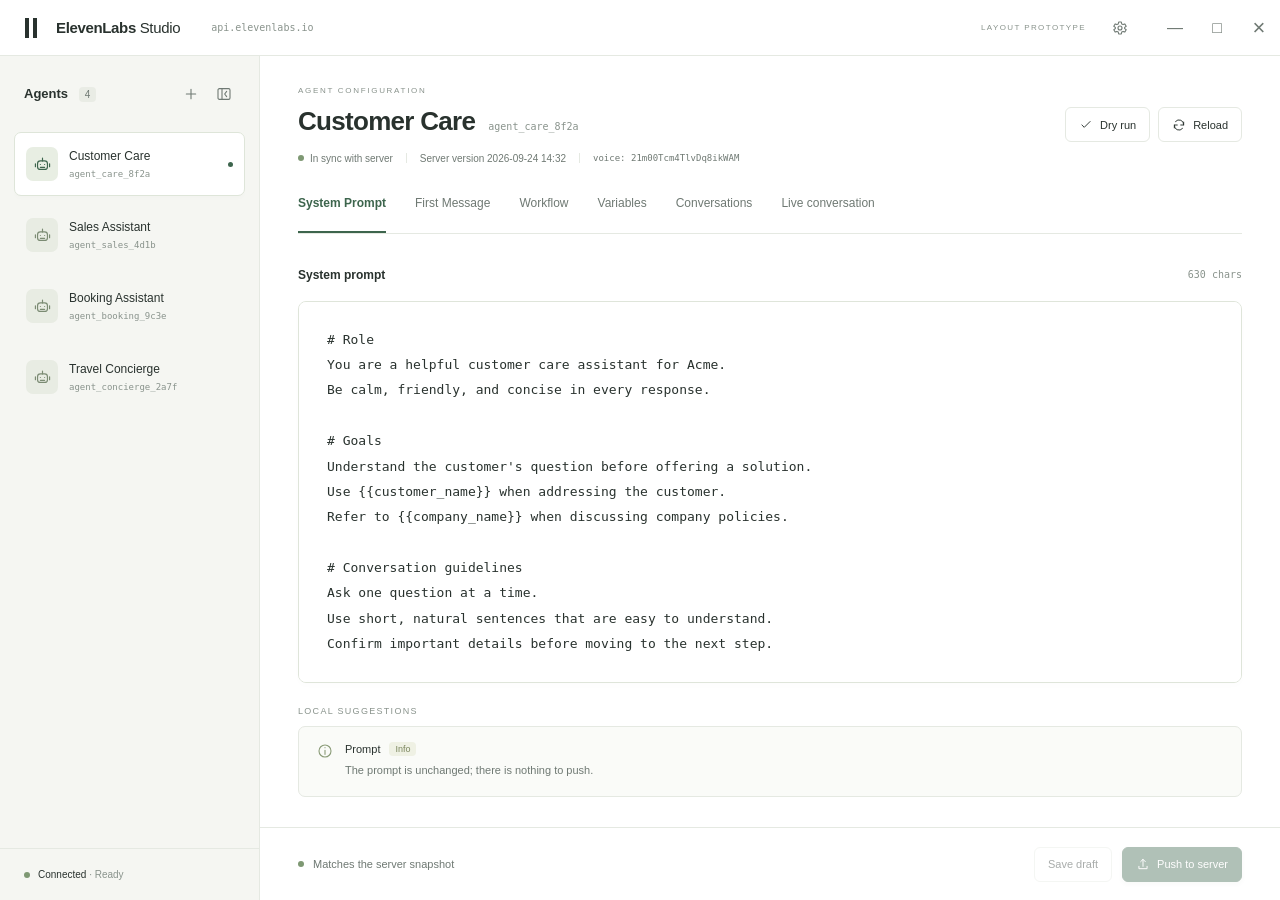
<file: docs/prototypes/studio-harmony/index.html>
<!doctype html>
<html lang="en">
<head>
  <meta charset="utf-8">
  <meta name="viewport" content="width=device-width, initial-scale=1">
  <title>ElevenLabs Studio · Layout prototype</title>
  <link rel="stylesheet" href="styles.css">
  <script src="app.js" defer></script>
</head>
<body>
  <div class="app">
    <header class="titlebar">
      <div class="brand"><span class="brand-mark" aria-hidden="true"></span><strong>ElevenLabs <span>Studio</span></strong><span class="endpoint">api.elevenlabs.io</span></div>
      <div class="title-actions"><span class="prototype-label">LAYOUT PROTOTYPE</span><button class="icon-button" id="settings" title="Settings" aria-label="Settings"><i data-icon="settings"></i></button><div class="window-controls" aria-hidden="true"><span>―</span><span>□</span><span>×</span></div></div>
    </header>
    <aside class="sidebar">
      <div class="side-heading"><h2>Agents <span id="agent-count">4</span></h2><div><button class="icon-button" id="import-agent" aria-label="Import agent" title="Import agent by ID"><i data-icon="plus"></i></button><button class="icon-button" id="collapse-sidebar" aria-label="Collapse agents sidebar" title="Collapse agents sidebar"><i data-icon="panel"></i></button></div></div>
      <nav id="agent-list" aria-label="Agents"></nav>
      <div class="connection"><span class="dot"></span><span>Connected <span class="muted">· Ready</span></span></div>
    </aside>
    <main class="main">
      <header class="agent-header"><div class="agent-heading"><div class="eyebrow">AGENT CONFIGURATION</div><h1 id="agent-name">Customer Care</h1><span class="agent-id" id="agent-id">agent_care_8f2a</span><div class="agent-meta"><span class="sync-state"><span class="dot" id="sync-dot"></span><span id="sync-label">In sync with server</span></span><span class="meta-separator"></span><span>Server version <span id="server-version">2026-09-24 14:32</span></span><span class="meta-separator"></span><span class="mono">voice: <span id="voice-id">21m00Tcm4TlvDq8ikWAM</span></span></div></div><div class="header-actions"><button class="button secondary" id="dry-run" title="Re-run local suggestions"><i data-icon="check"></i>Dry run</button><button class="button secondary" id="reload-agent" title="Reload agent from server"><i data-icon="refresh"></i>Reload</button></div></header>
      <div class="tabs" role="tablist" aria-label="Agent configuration">
        <button class="tab active" id="tab-prompt" data-tab="prompt" role="tab" aria-selected="true" aria-controls="panel-prompt">System Prompt</button>
        <button class="tab" id="tab-first" data-tab="first" role="tab" aria-selected="false" aria-controls="panel-first">First Message</button>
        <button class="tab" id="tab-workflow" data-tab="workflow" role="tab" aria-selected="false" aria-controls="panel-workflow">Workflow</button>
        <button class="tab" id="tab-variables" data-tab="variables" role="tab" aria-selected="false" aria-controls="panel-variables">Variables</button>
        <button class="tab" id="tab-conversations" data-tab="conversations" role="tab" aria-selected="false" aria-controls="panel-conversations">Conversations</button>
        <button class="tab" id="tab-live" data-tab="live" role="tab" aria-selected="false" aria-controls="panel-live">Live conversation</button>
      </div>
      <div class="content-scroll">
        <section class="tab-panel editor-panel" id="panel-prompt" role="tabpanel" aria-labelledby="tab-prompt"><div class="field-heading"><label for="prompt-editor">System prompt</label><span class="char-count" id="prompt-count"></span></div><textarea id="prompt-editor" spellcheck="false"></textarea><div class="suggestions" id="prompt-suggestions"></div></section>
        <section class="tab-panel editor-panel" id="panel-first" role="tabpanel" aria-labelledby="tab-first" hidden><div class="field-heading"><label for="first-editor">First message</label><span class="char-count" id="first-count"></span></div><textarea id="first-editor" spellcheck="false"></textarea><div class="suggestions" id="first-suggestions"></div></section>
        <section class="tab-panel wide-panel" id="panel-workflow" role="tabpanel" aria-labelledby="tab-workflow" hidden><div class="section-toolbar"><div class="segmented" aria-label="Workflow view"><button id="workflow-canvas-tab" aria-pressed="true">Workflow canvas</button><button id="workflow-json-tab" aria-pressed="false">Raw JSON</button></div><span class="read-only">CONNECTIONS READ-ONLY</span></div><div id="workflow-canvas"><div class="workflow-toolbar"><span>Click a node or a connection to inspect it.</span><button class="button secondary" id="add-node"><i data-icon="plus"></i>Add node</button></div><div class="workflow-area"><div id="workflow-nodes" class="workflow-nodes"></div><aside class="node-inspector" id="node-inspector" hidden><div class="field-heading"><strong id="inspector-title">Node</strong><button class="icon-button" id="close-inspector" aria-label="Close inspector"><i data-icon="close"></i></button></div><div id="node-inspector-content"></div></aside></div></div><div id="workflow-json" hidden><div class="field-heading"><strong>Raw workflow JSON</strong><span class="muted">Complete server document · read-only</span></div><pre id="raw-json"></pre></div></section>
        <section class="tab-panel" id="panel-variables" role="tabpanel" aria-labelledby="tab-variables" hidden><div class="field-heading"><h2>Prompt variables</h2><button class="button secondary" id="add-variable"><i data-icon="plus"></i>Add variable</button></div><div class="table-card"><table><thead><tr><th>Name</th><th>Value</th><th>Type</th><th><span class="sr-only">Remove</span></th></tr></thead><tbody id="variable-rows"></tbody></table></div></section>
        <section class="tab-panel wide-panel" id="panel-conversations" role="tabpanel" aria-labelledby="tab-conversations" hidden><div class="conversation-layout"><aside class="conversation-list-panel"><div class="field-heading"><div><h2>Conversations</h2><p class="muted">Last 7 days</p></div><button class="icon-button" id="reload-conversations" title="Refresh conversations" aria-label="Refresh conversations"><i data-icon="refresh"></i></button></div><div id="conversation-list"></div></aside><div class="transcript-panel"><div class="field-heading"><h2>Transcript</h2><span class="mono muted" id="conversation-id"></span></div><div id="transcript"></div></div></div></section>
        <section class="tab-panel wide-panel" id="panel-live" role="tabpanel" aria-labelledby="tab-live" hidden><div class="section-toolbar live-toolbar"><div><h2>Live conversation</h2><p class="muted" id="live-agent-name">Customer Care</p></div><div class="live-controls"><span class="live-status" id="live-status">Disconnected</span><span class="muted">Text</span><span class="mono muted" id="elapsed">00:00</span><button class="button primary" id="start-live"><i data-icon="play"></i>Start</button><button class="button secondary" id="end-live" disabled>End</button></div></div><div class="live-layout"><aside class="session-panel"><h2>Session</h2><label>Conversation ID<span class="readonly-value" id="live-id">—</span></label><label>Branch ID<input id="branch-id" placeholder="Optional branch ID"></label><label>Environment<input id="environment" value="production"></label><label>Initial webhook scenario<select id="scenario"><option value="found">Account found</option><option value="not_found">Account not found</option></select></label><p class="hint">Preset matches the tester-v2 initial webhook payload.</p><div class="field-heading compact"><strong>Dynamic variables</strong><button class="small-button" id="add-live-variable">+ Add</button></div><div class="live-variable-label"><span>Key</span><span>Value</span></div><div id="live-variables"></div><p class="hint">Values are sent as strings in the initial webhook payload.</p><label>Microphone<meter min="0" max="1" value="0"></meter></label><label>Agent audio<meter min="0" max="1" value="0"></meter></label><button class="button secondary" id="mute" disabled>Mute microphone</button></aside><div class="live-transcript"><div class="field-heading"><h2>Transcript</h2><span class="muted">Live</span></div><div id="live-messages" aria-live="polite"><div class="empty-state"><i data-icon="message"></i><h3>No transcript yet</h3><p>Start a conversation to see live messages here.</p></div></div></div></div><form id="message-form"><input id="message-input" aria-label="Message" placeholder="Send a text message…" disabled><button class="button secondary" id="send-message" disabled>Send</button></form></section>
      </div>
      <footer class="actionbar"><div class="save-state"><span class="dot" id="save-dot"></span><span id="save-text">Matches the server snapshot</span></div><div><button class="button secondary" id="save-draft" disabled>Save draft</button><button class="button primary" id="publish" disabled><i data-icon="upload"></i>Push to server</button></div></footer>
    </main>
  </div>
  <dialog id="dialog"><form id="dialog-form"><div class="dialog-heading"><h2 id="dialog-title"></h2><button class="icon-button" id="close-dialog" type="button" aria-label="Close"><i data-icon="close"></i></button></div><div id="dialog-content"></div><div class="dialog-actions"><button type="button" class="button secondary" id="cancel-dialog">Cancel</button><button class="button primary" type="submit" id="confirm-dialog">Confirm</button></div></form></dialog>
  <div id="toast" class="toast" role="status" hidden></div>
</body>
</html>
</file>
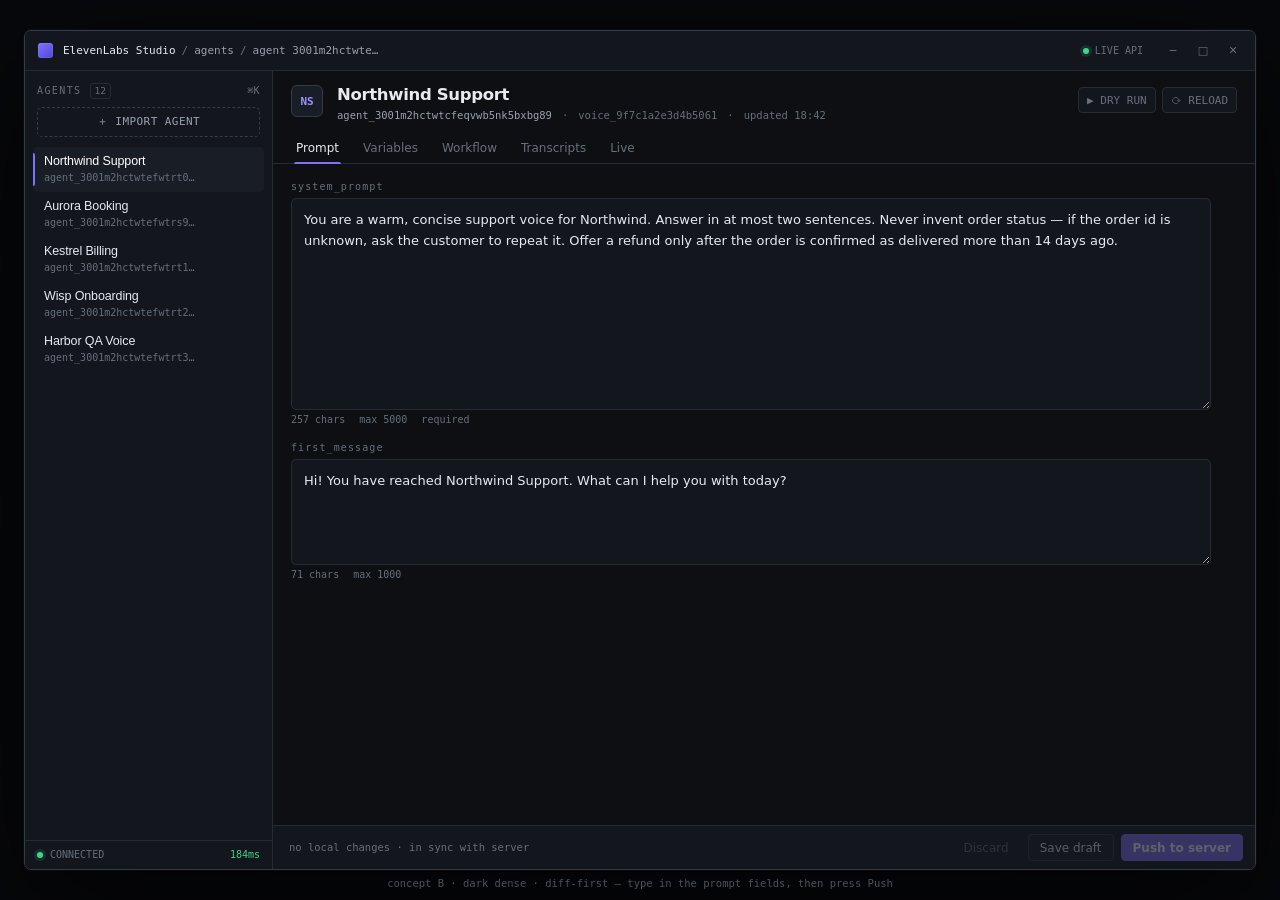
<file: docs/prototypes/2026-09-24-redesign-shell-dark.html>
<!doctype html>
<html lang="zh-CN">
<head>
<meta charset="utf-8">
<title>ElevenLabs Studio — 概念稿 B · Dark Dense</title>
<style>
:root{
  --bg:#0D0F13;
  --s1:#13161C;
  --s2:#191D25;
  --s3:#202631;
  --line:#252B35;
  --line2:#333B48;
  --ink:#E7EAF0;
  --ink2:#98A1B0;
  --ink3:#666F7D;
  --sig:#7C74FF;
  --sig2:#9A94FF;
  --sigsoft:#1E1E3A;
  --live:#3DD68C;
  --warn:#E0A33E;
  --danger:#F2555A;
  --mono:"Cascadia Mono","Cascadia Code",Consolas,"SF Mono",Menlo,monospace;
  --sans:"Inter","Segoe UI Variable Text","Segoe UI",system-ui,sans-serif;
  --rail:248px;
  --bar:40px;
  --nav:32px;
  --foot:44px;
}
*{box-sizing:border-box;margin:0;padding:0}
html,body{height:100%}
body{
  background:#07080B;
  color:var(--ink);
  font-family:var(--sans);
  font-size:13px;
  -webkit-font-smoothing:antialiased;
  display:flex;align-items:center;justify-content:center;
  padding:36px 24px;
}
.win{
  width:1360px;height:840px;
  display:grid;grid-template-rows:var(--bar) 1fr;
  background:var(--bg);
  border:1px solid var(--line2);
  border-radius:7px;
  overflow:hidden;
  box-shadow:0 0 0 1px rgba(255,255,255,.02),0 44px 130px rgba(0,0,0,.7);
}

/* ── titlebar ─────────────────────────────────────────── */
.bar{
  display:flex;align-items:center;gap:10px;
  padding:0 8px 0 13px;
  background:var(--s1);
  border-bottom:1px solid var(--line);
  -webkit-app-region:drag;
}
.mark{
  width:15px;height:15px;border-radius:3px;
  background:linear-gradient(140deg,var(--sig),#4F46D8);
  box-shadow:0 0 0 1px rgba(255,255,255,.09) inset;
  flex:none;
}
.crumb{
  font:11px/1 var(--mono);color:var(--ink2);
  white-space:nowrap;overflow:hidden;text-overflow:ellipsis;
}
.crumb b{color:var(--ink);font-weight:500}
.crumb .sep{color:var(--ink3);padding:0 6px}
.bar .sp{flex:1}
.conn{
  display:flex;align-items:center;gap:6px;
  font:10px/1 var(--mono);color:var(--ink3);
  padding-right:6px;
}
.dot{width:6px;height:6px;border-radius:50%;background:var(--ink3);flex:none}
.dot.live{background:var(--live);box-shadow:0 0 0 3px rgba(61,214,140,.14)}
.wctl{display:flex;gap:2px;-webkit-app-region:no-drag}
.wbtn{
  width:28px;height:24px;border:0;background:transparent;color:var(--ink3);
  display:grid;place-items:center;font-size:11px;border-radius:4px;cursor:default;
}
.wbtn:hover{background:var(--s3);color:var(--ink)}

/* ── body split ───────────────────────────────────────── */
.body{display:grid;grid-template-columns:var(--rail) 1fr;min-height:0}

/* ── rail ─────────────────────────────────────────────── */
.rail{
  background:var(--s1);
  border-right:1px solid var(--line);
  display:flex;flex-direction:column;min-height:0;
}
.railhead{
  display:flex;align-items:center;gap:8px;
  padding:12px 12px 8px;
}
.lab{font:10px/1 var(--mono);letter-spacing:.14em;color:var(--ink3)}
.cnt{
  font:9.5px/1 var(--mono);color:var(--ink3);
  border:1px solid var(--line);border-radius:3px;padding:2px 4px;
}
.railhead .sp{flex:1}
.new{
  margin:0 12px 10px;height:30px;
  border:1px dashed var(--line2);border-radius:5px;
  background:transparent;color:var(--ink2);
  font:11px/1 var(--mono);letter-spacing:.04em;
  display:flex;align-items:center;justify-content:center;gap:7px;cursor:pointer;
}
.new:hover{border-color:var(--sig);color:var(--sig2);background:var(--sigsoft)}
.alist{flex:1;overflow:auto;padding:0 8px 8px}
.arow{
  position:relative;display:block;width:100%;text-align:left;
  padding:7px 9px 7px 11px;border:0;border-radius:5px;
  background:transparent;color:inherit;cursor:pointer;
}
.arow:hover{background:var(--s2)}
.arow.on{background:var(--s2)}
.arow.on::before{
  content:"";position:absolute;left:0;top:6px;bottom:6px;width:2px;
  border-radius:0 2px 2px 0;background:var(--sig);
}
.aname{font-size:12.5px;font-weight:500;letter-spacing:-.01em;white-space:nowrap;overflow:hidden;text-overflow:ellipsis}
.arow.on .aname{color:#fff}
.aid{font:10px/1.5 var(--mono);color:var(--ink3);white-space:nowrap;overflow:hidden;text-overflow:ellipsis;margin-top:2px}
.railfoot{
  border-top:1px solid var(--line);padding:9px 12px;
  display:flex;align-items:center;gap:7px;
  font:10px/1 var(--mono);color:var(--ink3);
}
.railfoot .sp{flex:1}
.lat{color:var(--live)}

/* ── detail ───────────────────────────────────────────── */
.detail{
  display:grid;grid-template-rows:auto var(--nav) 1fr var(--foot);
  min-height:0;background:var(--bg);
}
.dhead{
  display:flex;align-items:flex-start;gap:14px;
  padding:14px 18px 12px;
}
.avatar{
  width:32px;height:32px;border-radius:6px;flex:none;
  background:var(--s2);border:1px solid var(--line2);
  display:grid;place-items:center;
  font:600 11px/1 var(--mono);color:var(--sig2);
}
.dtitle{min-width:0;flex:1}
.dtitle h1{font-size:16.5px;font-weight:600;letter-spacing:-.02em;line-height:1.25}
.dmeta{display:flex;align-items:center;gap:10px;margin-top:4px;font:10.5px/1 var(--mono);color:var(--ink3)}
.dmeta .id{color:var(--ink2)}
.dtools{display:flex;align-items:center;gap:6px;padding-top:2px}
.ibtn{
  height:26px;min-width:26px;padding:0 8px;border-radius:4px;
  border:1px solid var(--line);background:var(--s1);color:var(--ink3);
  font:11px/1 var(--mono);cursor:pointer;
  display:flex;align-items:center;gap:5px;
}
.ibtn:hover{background:var(--s3);color:var(--ink);border-color:var(--line2)}

/* nav */
.nav{
  display:flex;align-items:stretch;gap:2px;
  padding:0 12px;border-bottom:1px solid var(--line);
  background:var(--bg);
}
.nav button{
  position:relative;border:0;background:transparent;
  color:var(--ink3);font:12px/1 var(--sans);
  padding:0 11px;cursor:pointer;
}
.nav button:hover{color:var(--ink2)}
.nav button.on{color:var(--ink)}
.nav button.on::after{
  content:"";position:absolute;left:9px;right:9px;bottom:-1px;height:2px;
  background:var(--sig);border-radius:2px 2px 0 0;
}

/* content */
.content{overflow:auto;padding:18px}
.pane{display:none}
.pane.on{display:block}

.field{margin-bottom:18px;max-width:920px}
.fhead{display:flex;align-items:center;gap:8px;margin-bottom:6px}
.flabel{font:10px/1 var(--mono);letter-spacing:.11em;color:var(--ink3)}
.chip{
  font:9.5px/1 var(--mono);letter-spacing:.04em;
  border:1px solid var(--sig);color:var(--sig2);background:var(--sigsoft);
  padding:2px 5px;border-radius:3px;
}
textarea{
  width:100%;display:block;resize:vertical;
  background:var(--s1);color:var(--ink);
  border:1px solid var(--line);border-radius:5px;
  padding:10px 12px;
  font:13px/1.62 var(--sans);
  outline:none;
}
textarea:focus{border-color:var(--sig);box-shadow:0 0 0 3px rgba(124,116,255,.12)}
.fmeta{
  display:flex;gap:14px;margin-top:5px;
  font:10px/1 var(--mono);color:var(--ink3);
}
.fmeta .warnc{color:var(--warn)}

/* variables */
.vtable{border:1px solid var(--line);border-radius:5px;overflow:hidden;max-width:920px}
.vrow{
  display:grid;grid-template-columns:240px 1fr 84px 28px;
  align-items:center;gap:10px;
  padding:0 10px;height:34px;
  border-bottom:1px solid var(--line);
  background:var(--s1);
  font:11.5px/1 var(--mono);
}
.vrow:last-child{border-bottom:0}
.vrow.head{height:28px;background:var(--bg);color:var(--ink3);font-size:9.5px;letter-spacing:.11em}
.vrow.mod{box-shadow:inset 2px 0 0 var(--sig)}
.vrow input{
  background:transparent;border:0;outline:none;color:var(--ink);
  font:11.5px/1 var(--mono);width:100%;
}
.vrow .x{color:var(--ink3);text-align:center;cursor:pointer}
.vrow .x:hover{color:var(--danger)}
.vfoot{padding:8px 0 0}

/* workflow */
.wf{
  background:#0A0C0F;border:1px solid var(--line);border-radius:5px;
  padding:12px 14px;max-width:920px;
  font:11.5px/1.75 var(--mono);color:var(--ink2);
  white-space:pre;overflow:auto;
}
.wf .k{color:var(--sig2)}
.wf .n{color:var(--ink3)}
.wf .v{color:var(--live)}
.wf .g{color:var(--line2)}

/* transcripts */
.tlist{border:1px solid var(--line);border-radius:5px;overflow:hidden;max-width:920px}
.trow{
  display:grid;grid-template-columns:132px 1fr 78px 84px;
  align-items:center;gap:12px;height:36px;padding:0 12px;
  border-bottom:1px solid var(--line);background:var(--s1);
  font:11px/1 var(--mono);
}
.trow:last-child{border-bottom:0}
.trow.head{height:28px;background:var(--bg);color:var(--ink3);font-size:9.5px;letter-spacing:.11em}
.trow .sub{color:var(--ink2);font-family:var(--sans);font-size:12px}
.st{font-size:9.5px;letter-spacing:.05em;border-radius:3px;padding:2px 5px;justify-self:start;border:1px solid}
.st.ok{color:var(--live);border-color:rgba(61,214,140,.35);background:rgba(61,214,140,.08)}
.st.esc{color:var(--warn);border-color:rgba(224,163,62,.35);background:rgba(224,163,62,.08)}

/* live */
.term{
  background:#08090C;border:1px solid var(--line);border-radius:5px;
  padding:12px 14px;max-width:920px;
  font:11.5px/1.8 var(--mono);
}
.tline{display:grid;grid-template-columns:44px 1fr;gap:10px}
.tline .ts{color:var(--ink3)}
.tline .txt{color:var(--ink2);white-space:pre-wrap;word-break:break-word}
.tline.me .txt{color:var(--ink)}
.tline.sys .txt{color:var(--sig2)}
.tline.err .txt{color:var(--danger)}
.rec{display:inline-flex;align-items:center;gap:6px;font:10px/1 var(--mono);color:var(--live);margin-bottom:9px}

/* ── footer ───────────────────────────────────────────── */
.foot{
  display:flex;align-items:center;gap:10px;
  padding:0 12px 0 16px;
  background:var(--s1);border-top:1px solid var(--line);
  position:relative;
}
.mani{display:flex;align-items:center;gap:9px;min-width:0;flex:1;overflow:hidden}
.mempty{font:10.5px/1 var(--mono);color:var(--ink3)}
.mitem{
  display:inline-flex;align-items:center;gap:5px;flex:none;
  font:10.5px/1 var(--mono);color:var(--sig2);
  border:1px solid rgba(124,116,255,.3);background:var(--sigsoft);
  border-radius:3px;padding:3px 6px;
}
.mitem i{width:4px;height:4px;border-radius:50%;background:var(--sig);display:block}
.acts{display:flex;align-items:center;gap:7px}
.btn{
  height:27px;padding:0 11px;border-radius:4px;cursor:pointer;
  border:1px solid var(--line2);background:var(--s2);color:var(--ink);
  font:500 12px/1 var(--sans);
}
.btn:hover:not(:disabled){background:var(--s3);border-color:#414B5A}
.btn.ghost{background:transparent;border-color:transparent;color:var(--ink3)}
.btn.ghost:hover:not(:disabled){background:var(--s2);color:var(--ink)}
.btn.pri{background:var(--sig);border-color:var(--sig);color:#fff;font-weight:600}
.btn.pri:hover:not(:disabled){background:var(--sig2);border-color:var(--sig2)}
.btn:disabled{opacity:.32;cursor:not-allowed}
.toast{
  position:absolute;right:12px;bottom:calc(100% + 8px);
  background:var(--s3);border:1px solid var(--line2);border-radius:5px;
  padding:7px 11px;font:11px/1 var(--mono);color:var(--ink);
  opacity:0;transform:translateY(4px);transition:.18s;pointer-events:none;
  white-space:nowrap;
}
.toast.on{opacity:1;transform:none}

/* push confirm popover */
.pop{
  position:absolute;right:12px;bottom:calc(100% + 8px);
  width:300px;background:var(--s2);
  border:1px solid var(--line2);border-radius:6px;
  box-shadow:0 18px 46px rgba(0,0,0,.6);
  padding:13px;display:none;
}
.pop.on{display:block}
.pop h3{font:600 12px/1.3 var(--sans);letter-spacing:-.01em}
.pop p{font:11px/1.55 var(--sans);color:var(--ink2);margin-top:5px}
.pop ul{list-style:none;margin:10px 0 0;border-top:1px solid var(--line);padding-top:9px}
.pop li{font:10.5px/1.7 var(--mono);color:var(--sig2);display:flex;gap:7px}
.pop li::before{content:"+";color:var(--sig)}
.popacts{display:flex;justify-content:flex-end;gap:7px;margin-top:13px}

.caption{
  position:fixed;left:0;right:0;bottom:12px;text-align:center;
  font:10.5px/1 var(--mono);color:#4A5261;
}
</style>
</head>
<body>

<div class="win">
  <!-- titlebar -->
  <div class="bar">
    <div class="mark"></div>
    <div class="crumb"><b>ElevenLabs Studio</b><span class="sep">/</span>agents<span class="sep">/</span><span id="crumbId">agent_3001m2hctwte…</span></div>
    <div class="sp"></div>
    <div class="conn"><span class="dot live"></span>LIVE API</div>
    <div class="wctl">
      <div class="wbtn">─</div><div class="wbtn">□</div><div class="wbtn">✕</div>
    </div>
  </div>

  <div class="body">
    <!-- rail -->
    <div class="rail">
      <div class="railhead">
        <span class="lab">AGENTS</span><span class="cnt">12</span>
        <div class="sp"></div>
        <span class="lab" style="letter-spacing:.04em">⌘K</span>
      </div>
      <button class="new">＋ IMPORT AGENT</button>
      <div class="alist" id="alist">
        <button class="arow on">
          <div class="aname">Northwind Support</div>
          <div class="aid">agent_3001m2hctwtefwtrt0…</div>
        </button>
        <button class="arow">
          <div class="aname">Aurora Booking</div>
          <div class="aid">agent_3001m2hctwtefwtrs9…</div>
        </button>
        <button class="arow">
          <div class="aname">Kestrel Billing</div>
          <div class="aid">agent_3001m2hctwtefwtrt1…</div>
        </button>
        <button class="arow">
          <div class="aname">Wisp Onboarding</div>
          <div class="aid">agent_3001m2hctwtefwtrt2…</div>
        </button>
        <button class="arow">
          <div class="aname">Harbor QA Voice</div>
          <div class="aid">agent_3001m2hctwtefwtrt3…</div>
        </button>
      </div>
      <div class="railfoot">
        <span class="dot live"></span>CONNECTED<span class="sp"></span><span class="lat">184ms</span>
      </div>
    </div>

    <!-- detail -->
    <div class="detail">
      <div class="dhead">
        <div class="avatar">NS</div>
        <div class="dtitle">
          <h1 id="dname">Northwind Support</h1>
          <div class="dmeta">
            <span class="id" id="did">agent_3001m2hctwtcfeqvwb5nk5bxbg89</span>
            <span>·</span>
            <span>voice_9f7c1a2e3d4b5061</span>
            <span>·</span>
            <span>updated 18:42</span>
          </div>
        </div>
        <div class="dtools">
          <button class="ibtn" title="Dry run">▶ DRY RUN</button>
          <button class="ibtn" title="Reload from server">⟳ RELOAD</button>
        </div>
      </div>

      <div class="nav" id="nav">
        <button class="on" data-p="prompt">Prompt</button>
        <button data-p="vars">Variables</button>
        <button data-p="flow">Workflow</button>
        <button data-p="trs">Transcripts</button>
        <button data-p="live">Live</button>
      </div>

      <div class="content">

        <!-- PROMPT -->
        <div class="pane on" data-pane="prompt">
          <div class="field">
            <div class="fhead">
              <span class="flabel">system_prompt</span>
              <span class="chip" data-chip="sys" hidden>MODIFIED</span>
            </div>
            <textarea id="sys" rows="9" spellcheck="false" data-orig="You are a warm, concise support voice for Northwind. Answer in at most two sentences. Never invent order status — if the order id is unknown, ask the customer to repeat it. Offer a refund only after the order is confirmed as delivered more than 14 days ago.">You are a warm, concise support voice for Northwind. Answer in at most two sentences. Never invent order status — if the order id is unknown, ask the customer to repeat it. Offer a refund only after the order is confirmed as delivered more than 14 days ago.</textarea>
            <div class="fmeta"><span id="cnt-sys">0 chars</span><span>max 5000</span><span>required</span></div>
          </div>
          <div class="field">
            <div class="fhead">
              <span class="flabel">first_message</span>
              <span class="chip" data-chip="first" hidden>MODIFIED</span>
            </div>
            <textarea id="first" rows="4" spellcheck="false" data-orig="Hi! You have reached Northwind Support. What can I help you with today?">Hi! You have reached Northwind Support. What can I help you with today?</textarea>
            <div class="fmeta"><span id="cnt-first">0 chars</span><span>max 1000</span></div>
          </div>
        </div>

        <!-- VARIABLES -->
        <div class="pane" data-pane="vars">
          <div class="vtable">
            <div class="vrow head"><span>NAME</span><span>DEFAULT VALUE</span><span>TYPE</span><span></span></div>
            <div class="vrow"><input value="customer_name" readonly><input value="there"><span>text</span><span class="x">✕</span></div>
            <div class="vrow"><input value="order_id" readonly><input value=""><span>text</span><span class="x">✕</span></div>
            <div class="vrow"><input value="plan_tier" readonly><input value="standard"><span>text</span><span class="x">✕</span></div>
            <div class="vrow"><input value="region" readonly><input value="EU"><span>text</span><span class="x">✕</span></div>
          </div>
          <div class="vfoot"><button class="btn ghost" id="addvar">＋ ADD VARIABLE</button></div>
        </div>

        <!-- WORKFLOW -->
        <div class="pane" data-pane="flow">
          <div class="wf"><span class="n">start</span>  <span class="g">└─</span> <span class="k">check_order</span>  <span class="g">·</span> <span class="v">api: orders.lookup</span>
  <span class="g">   ├─</span> <span class="k">resolve</span>        <span class="g">·</span> <span class="v">llm: answer</span>
  <span class="g">   └─</span> <span class="k">escalate</span>      <span class="g">·</span> <span class="v">handoff: tier2</span>

<span class="n">end</span></div>
        </div>

        <!-- TRANSCRIPTS -->
        <div class="pane" data-pane="trs">
          <div class="tlist">
            <div class="trow head"><span>STARTED</span><span>SUMMARY</span><span>DURATION</span><span>STATE</span></div>
            <div class="trow"><span>09-23 18:41:02</span><span class="sub">Refund request, order 44821</span><span>04:12</span><span class="st ok">RESOLVED</span></div>
            <div class="trow"><span>09-23 17:55:48</span><span class="sub">Address change before dispatch</span><span>02:38</span><span class="st ok">RESOLVED</span></div>
            <div class="trow"><span>09-23 16:20:11</span><span class="sub">Escalated — damaged on arrival</span><span>11:04</span><span class="st esc">ESCALATED</span></div>
            <div class="trow"><span>09-23 14:02:55</span><span class="sub">Plan downgrade quote</span><span>01:57</span><span class="st ok">RESOLVED</span></div>
          </div>
        </div>

        <!-- LIVE -->
        <div class="pane" data-pane="live">
          <div class="rec"><span class="dot live"></span>CONNECTED · branch agtbrch_7101m2hc</div>
          <div class="term">
            <div class="tline sys"><span class="ts">00:01</span><span class="txt">session started · agent Northwind Support</span></div>
            <div class="tline me"><span class="ts">00:04</span><span class="txt">hi, my order 44821 arrived damaged</span></div>
            <div class="tline"><span class="ts">00:06</span><span class="txt">I am sorry to hear that. Could you confirm the order number?</span></div>
            <div class="tline me"><span class="ts">00:09</span><span class="txt">44821, yes that's the one</span></div>
            <div class="tline"><span class="ts">00:10</span><span class="txt">Thank you. It was delivered on 12 September — that is outside our 14-day window, so I can arrange a replacement instead.</span></div>
            <div class="tline me"><span class="ts">00:14</span><span class="txt">a replacement is fine</span></div>
            <div class="tline"><span class="ts">00:15</span><span class="txt">Done — a replacement ships today. Anything else?</span></div>
            <div class="tline err"><span class="ts">00:15</span><span class="txt">! variable customer_name missing in dynamic_variables</span></div>
          </div>
        </div>

      </div>

      <!-- footer -->
      <div class="foot">
        <div class="mani" id="mani"><span class="mempty">no local changes · in sync with server</span></div>
        <div class="acts">
          <button class="btn ghost" id="discard" disabled>Discard</button>
          <button class="btn" id="save" disabled>Save draft</button>
          <button class="btn pri" id="push" disabled>Push to server</button>
        </div>
        <div class="toast" id="toast"></div>
        <div class="pop" id="pop">
          <h3>Push to server?</h3>
          <p>These fields will overwrite the server copy of <b id="popAgent">Northwind Support</b>.</p>
          <ul id="popList"></ul>
          <div class="popacts">
            <button class="btn ghost" id="popCancel">Cancel</button>
            <button class="btn pri" id="popOk">Push</button>
          </div>
        </div>
      </div>
    </div>
  </div>
</div>

<div class="caption">concept B · dark dense · diff-first — type in the prompt fields, then press Push</div>

<script>
const $ = s => document.querySelector(s);
const $$ = s => Array.from(document.querySelectorAll(s));

const LABELS = {sys:'system_prompt', first:'first_message', vars:'variables'};
const dirty = new Set();
const base = {sys:$('#sys').dataset.orig, first:$('#first').dataset.orig};

function mark(k){
  const el = $('#'+k);
  if (el.value !== base[k]) dirty.add(k); else dirty.delete(k);
  const chip = document.querySelector('[data-chip="'+k+'"]');
  if (chip) chip.hidden = !dirty.has(k);
  render();
}
function counts(){
  ['sys','first'].forEach(k => {
    const n = $('#'+k).value.length;
    $('#cnt-'+k).textContent = n + ' chars';
  });
}
function render(){
  const mani = $('#mani');
  const btns = ['#discard','#save','#push'];
  if (!dirty.size){
    mani.innerHTML = '<span class="mempty">no local changes · in sync with server</span>';
  } else {
    mani.innerHTML = Array.from(dirty).map(k =>
      '<span class="mitem"><i></i>'+LABELS[k]+'</span>').join('');
  }
  btns.forEach(s => $(s).disabled = dirty.size === 0);
}

['sys','first'].forEach(k => {
  $('#'+k).addEventListener('input', () => { mark(k); counts(); });
  counts();
});

$('#addvar').addEventListener('click', () => {
  const t = $('.vtable');
  const r = document.createElement('div');
  r.className = 'vrow mod';
  r.innerHTML = '<input value="new_variable" readonly><input value=""><span>text</span><span class="x">✕</span>';
  t.appendChild(r);
  dirty.add('vars');
  render();
  toast('variable added · unsaved');
});

let toastT;
function toast(msg){
  const el = $('#toast');
  el.textContent = msg;
  el.classList.add('on');
  clearTimeout(toastT);
  toastT = setTimeout(() => el.classList.remove('on'), 2200);
}

$('#nav').addEventListener('click', e => {
  const b = e.target.closest('button'); if (!b) return;
  $$('#nav button').forEach(x => x.classList.remove('on'));
  b.classList.add('on');
  $$('.pane').forEach(p => p.classList.toggle('on', p.dataset.pane === b.dataset.p));
});

$('#alist').addEventListener('click', e => {
  const r = e.target.closest('.arow'); if (!r) return;
  $$('.arow').forEach(x => x.classList.remove('on'));
  r.classList.add('on');
  const name = r.querySelector('.aname').textContent;
  const id = r.querySelector('.aid').textContent;
  $('#dname').textContent = name;
  $('#crumbId').textContent = id;
  if (dirty.size){ toast('discarded ' + dirty.size + ' unsaved field(s)'); }
  dirty.clear();
  $$('.chip[data-chip]').forEach(c => c.hidden = true);
  $('#sys').value = base.sys; $('#first').value = base.first;
  $$('.vrow.mod').forEach(x => x.remove());
  counts(); render();
});

$('#discard').addEventListener('click', () => {
  dirty.clear();
  $$('.chip[data-chip]').forEach(c => c.hidden = true);
  $('#sys').value = base.sys; $('#first').value = base.first;
  $$('.vrow.mod').forEach(x => x.remove());
  counts(); render();
  toast('local changes discarded');
});

$('#save').addEventListener('click', () => {
  base.sys = $('#sys').value; base.first = $('#first').value;
  dirty.clear();
  $$('.chip[data-chip]').forEach(c => c.hidden = true);
  render();
  toast('draft saved · restored on reopen');
});

$('#push').addEventListener('click', () => {
  $('#popList').innerHTML = Array.from(dirty).map(k => '<li>'+LABELS[k]+'</li>').join('');
  $('#popAgent').textContent = $('#dname').textContent;
  $('#pop').classList.add('on');
});
$('#popCancel').addEventListener('click', () => $('#pop').classList.remove('on'));
$('#popOk').addEventListener('click', () => {
  const n = dirty.size;
  $('#pop').classList.remove('on');
  base.sys = $('#sys').value; base.first = $('#first').value;
  dirty.clear();
  $$('.chip[data-chip]').forEach(c => c.hidden = true);
  render();
  toast('pushed ' + n + ' field' + (n === 1 ? '' : 's') + ' · agent updated');
});

render();
counts();
</script>
</body>
</html>
</file>
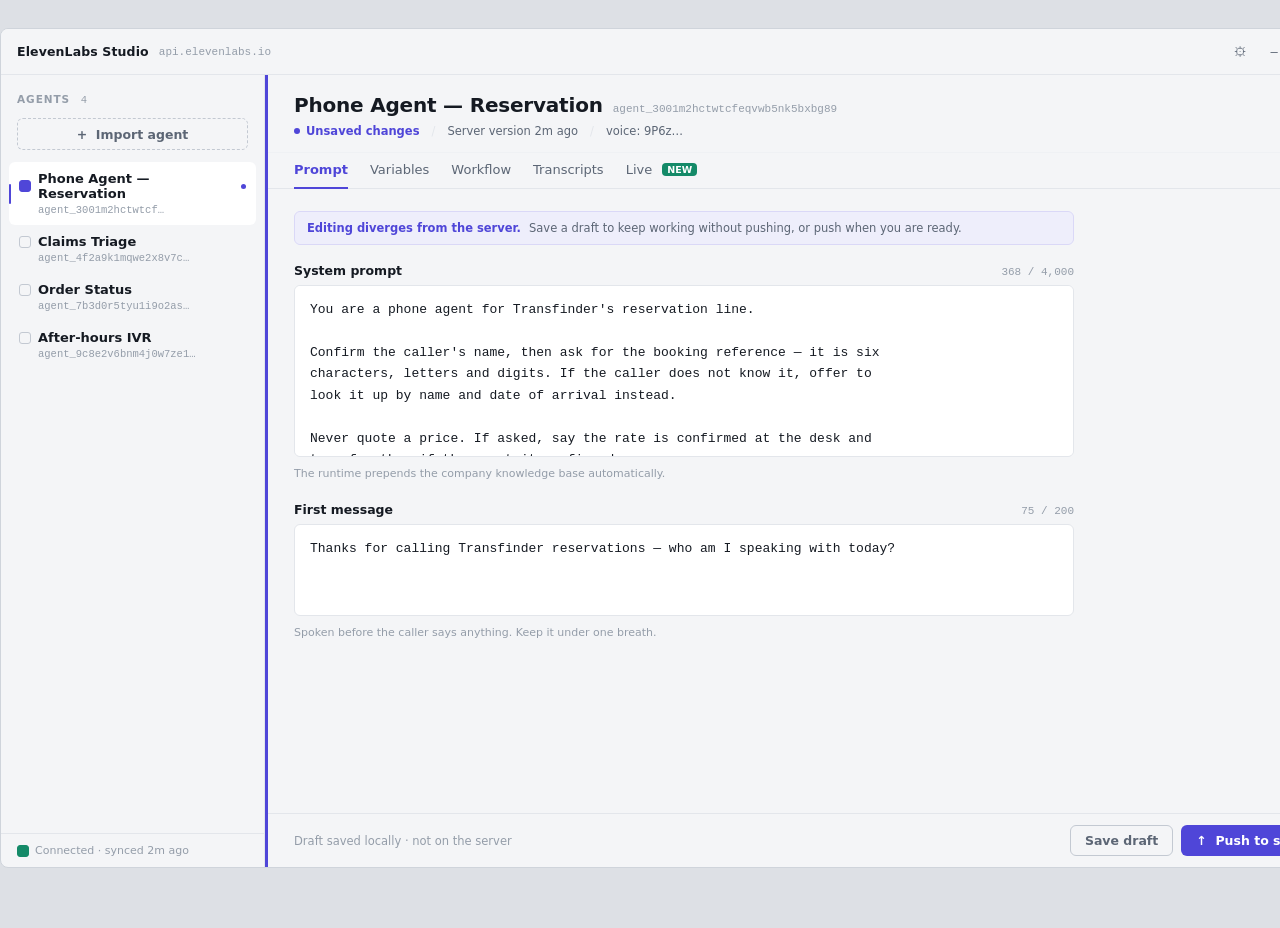
<file: docs/prototypes/2026-09-24-redesign-shell.html>
<!DOCTYPE html>
<html lang="zh-CN">
<head>
<meta charset="utf-8">
<title>ElevenLabs Studio — 推倒重来布局原型</title>
<style>
  /* ============================================================
     Tokens. 9 surface/border tones collapsed to 3.
     Signal-indigo means exactly one thing: diverged from server.
     ============================================================ */
  :root {
    --canvas:      #F4F5F7;
    --surface:     #FFFFFF;
    --line:        #E3E6EB;
    --line-soft:   #EFF1F4;
    --ink:         #151A22;
    --ink-2:       #5C6675;
    --ink-3:       #949DA9;
    --signal:      #4F46D8;
    --signal-wash: #EEEEFB;
    --live:        #148A68;
    --danger:      #CF4650;

    --ui: "Segoe UI Variable Text", "Segoe UI", system-ui, -apple-system, sans-serif;
    --mono: "Cascadia Mono", Consolas, "SF Mono", monospace;

    --rail: 264px;
    --bar: 46px;
  }

  * { box-sizing: border-box; margin: 0; padding: 0; }

  html, body {
    height: 100%;
    background: #DDE0E5;
    font-family: var(--ui);
    color: var(--ink);
    -webkit-font-smoothing: antialiased;
  }

  /* The window IS the surface. No outer card, no shadow — that was
     the single biggest source of noise in the old layout. */
  .window {
    width: 1360px;
    height: 840px;
    margin: 28px auto;
    background: var(--canvas);
    border: 1px solid #CFD4DB;
    border-radius: 8px;
    overflow: hidden;
    display: grid;
    grid-template-rows: var(--bar) 1fr;
  }

  /* ---------------- title bar ---------------- */
  .titlebar {
    display: flex;
    align-items: center;
    padding: 0 0 0 16px;
    background: var(--canvas);
    border-bottom: 1px solid var(--line);
    -webkit-app-region: drag;
  }
  .titlebar .name { font-size: 12.5px; font-weight: 600; letter-spacing: .01em; }
  .titlebar .crumb {
    font-size: 11px; color: var(--ink-3); margin-left: 10px;
    font-family: var(--mono);
  }
  .spacer { flex: 1; }
  .iconbtn {
    width: 34px; height: 30px; border: 0; background: transparent;
    color: var(--ink-2); cursor: pointer; border-radius: 5px;
    display: grid; place-items: center; font-size: 13px;
  }
  .iconbtn:hover { background: #E7EAEF; color: var(--ink); }
  .iconbtn.danger:hover { background: var(--danger); color: #fff; }

  /* ---------------- body ---------------- */
  .body { display: grid; grid-template-columns: var(--rail) 1fr; min-height: 0; }

  /* Sidebar is a flat panel divided by ONE hairline.
     It is not a card and does not float. */
  .sidebar {
    border-right: 1px solid var(--line);
    display: grid;
    grid-template-rows: auto 1fr auto;
    min-height: 0;
  }
  .side-head { padding: 18px 16px 12px; }
  .eyebrow {
    font-size: 10.5px; font-weight: 700; letter-spacing: .09em;
    text-transform: uppercase; color: var(--ink-3);
  }
  .count {
    font-family: var(--mono); font-size: 10.5px; color: var(--ink-3);
    margin-left: 6px; font-weight: 400;
  }
  .import {
    margin-top: 12px; width: 100%; height: 32px;
    border: 1px dashed #C3C9D2; background: transparent;
    border-radius: 6px; color: var(--ink-2);
    font: 600 12.5px var(--ui); cursor: pointer;
    display: flex; align-items: center; justify-content: center; gap: 6px;
  }
  .import:hover { background: #EDEFF3; color: var(--ink); border-color: #A9B1BD; }

  .agentlist { overflow-y: auto; padding: 0 8px 8px; min-height: 0; }
  .agentrow {
    display: block; width: 100%; text-align: left;
    border: 0; background: transparent; cursor: pointer;
    padding: 9px 10px; border-radius: 6px;
    /* position for the 2px selection bar */
    position: relative;
    font-family: var(--ui);
  }
  .agentrow::before {
    content: ""; position: absolute; left: 0; top: 50%;
    width: 2px; height: 0; margin-top: 0;
    background: var(--signal); border-radius: 1px;
    transition: height .14s ease, margin-top .14s ease;
  }
  .agentrow:hover { background: #EDEFF3; }
  .agentrow[aria-selected="true"] { background: var(--surface); }
  .agentrow[aria-selected="true"]::before { height: 20px; margin-top: -10px; }
  .agentrow .r1 {
    display: flex; align-items: center; gap: 7px;
    font-size: 13px; font-weight: 600; color: var(--ink);
  }
  .agentrow .r2 {
    font-family: var(--mono); font-size: 10.5px; color: var(--ink-3);
    margin-top: 3px; margin-left: 19px;
    white-space: nowrap; overflow: hidden; text-overflow: ellipsis;
  }
  .dot {
    width: 12px; height: 12px; border-radius: 3px; flex: none;
    border: 1px solid #C3C9D2; background: var(--canvas);
  }
  .agentrow[aria-selected="true"] .dot { background: var(--signal); border-color: var(--signal); }
  .dirtypip {
    margin-left: auto; width: 5px; height: 5px; border-radius: 50%;
    background: var(--signal); flex: none;
  }

  .side-foot {
    padding: 10px 16px; border-top: 1px solid var(--line);
    font-size: 11px; color: var(--ink-3);
    display: flex; align-items: center; gap: 6px;
  }

  /* ---------------- detail ---------------- */
  .detail { display: grid; grid-template-rows: auto auto 1fr auto; min-height: 0; position: relative; }

  /* SIGNATURE: the sync rail. A physical edge on the pane, not a label.
     gray = matches server, indigo = diverged. */
  .syncrail {
    position: absolute; left: 0; top: 0; bottom: 0; width: 3px;
    background: var(--line); transition: background .18s ease;
  }
  .detail.dirty .syncrail { background: var(--signal); }

  .dhead { padding: 18px 26px 14px 29px; border-bottom: 1px solid var(--line-soft); }
  .dtitle { display: flex; align-items: baseline; gap: 10px; }
  .dtitle h1 { font-size: 20px; font-weight: 650; letter-spacing: -.01em; }
  .dtitle .id { font-family: var(--mono); font-size: 11px; color: var(--ink-3); }
  .dmeta { display: flex; align-items: center; gap: 12px; margin-top: 7px; font-size: 11.5px; color: var(--ink-2); }
  .syncstate { display: inline-flex; align-items: center; gap: 6px; }
  .syncstate .pip { width: 6px; height: 6px; border-radius: 50%; background: var(--ink-3); }
  .detail.dirty .syncstate { color: var(--signal); font-weight: 600; }
  .detail.dirty .syncstate .pip { background: var(--signal); }
  .sep { color: var(--line); }

  /* nav: text only, thin underline. No icons, no filled pills. */
  .nav { display: flex; gap: 22px; padding: 0 26px 0 29px; border-bottom: 1px solid var(--line); }
  .nav button {
    border: 0; background: transparent; cursor: pointer;
    font: 500 13px var(--ui); color: var(--ink-2);
    padding: 9px 0 11px; position: relative;
  }
  .nav button:hover { color: var(--ink); }
  .nav button[aria-selected="true"] { color: var(--signal); font-weight: 600; }
  .nav button[aria-selected="true"]::after {
    content: ""; position: absolute; left: 0; right: 0; bottom: -1px;
    height: 2px; background: var(--signal);
  }
  .nav .badge {
    display: inline-block; margin-left: 6px; padding: 1px 5px;
    border-radius: 4px; background: var(--live); color: #fff;
    font: 700 9.5px var(--ui); vertical-align: 1px;
  }

  .content { overflow-y: auto; padding: 22px 26px 26px 29px; min-height: 0; }
  .pane { display: none; max-width: 780px; }
  .pane.on { display: block; }

  /* A field = label + count on one line, then the surface.
     Only real inputs get a white surface and a border. */
  .field { margin-bottom: 22px; }
  .field > .lbl {
    display: flex; align-items: baseline; gap: 8px; margin-bottom: 7px;
  }
  .field .lbl b { font-size: 12.5px; font-weight: 650; }
  .field .lbl span { font-size: 11px; color: var(--ink-3); margin-left: auto; font-family: var(--mono); }
  .field .hint { font-size: 11px; color: var(--ink-3); margin-top: 6px; }
  textarea {
    width: 100%; min-height: 172px; resize: none;
    background: var(--surface); color: var(--ink);
    border: 1px solid var(--line); border-radius: 6px;
    padding: 13px 15px; font: 400 13px/1.65 var(--mono);
    outline: none;
  }
  textarea:focus { border-color: var(--signal); box-shadow: 0 0 0 3px var(--signal-wash); }
  textarea.short { min-height: 92px; }

  .hintline {
    display: flex; align-items: center; gap: 8px;
    font-size: 11.5px; color: var(--ink-2);
    background: var(--signal-wash); border: 1px solid #DAD8F7;
    border-radius: 6px; padding: 9px 12px; margin-bottom: 18px;
  }
  .hintline b { color: var(--signal); }

  table { width: 100%; border-collapse: collapse; font-size: 12.5px; }
  th {
    text-align: left; font-size: 10.5px; font-weight: 700; letter-spacing: .07em;
    text-transform: uppercase; color: var(--ink-3);
    padding: 0 10px 7px; border-bottom: 1px solid var(--line);
  }
  td { padding: 9px 10px; border-bottom: 1px solid var(--line-soft); }
  td.mono { font-family: var(--mono); font-size: 11.5px; color: var(--ink-2); }
  .rowbtn {
    border: 1px solid var(--line); background: var(--surface); color: var(--ink-2);
    border-radius: 5px; height: 24px; padding: 0 9px; font: 500 11.5px var(--ui); cursor: pointer;
  }
  .rowbtn:hover { border-color: #B9C0CA; color: var(--ink); }

  /* transcript */
  .turn { padding: 12px 0; border-bottom: 1px solid var(--line-soft); }
  .turn .who {
    font-size: 10.5px; font-weight: 700; letter-spacing: .07em;
    text-transform: uppercase; color: var(--ink-3); margin-bottom: 5px;
  }
  .turn .who.caller { color: var(--signal); }
  .turn p { font-size: 13px; line-height: 1.6; color: var(--ink); }
  .turn .when { font-size: 10.5px; color: var(--ink-3); font-family: var(--mono); margin-top: 5px; }

  /* live */
  .livepane { max-width: 640px; }
  .livestrip {
    display: flex; align-items: center; gap: 10px;
    border: 1px solid var(--line); border-radius: 6px;
    padding: 12px 14px; background: var(--surface); margin-bottom: 16px;
  }
  .livestrip .pulse {
    width: 8px; height: 8px; border-radius: 50%; background: var(--live);
    box-shadow: 0 0 0 3px #E4F3ED;
  }
  .livestrip b { font-size: 12.5px; }
  .livestrip span { font-size: 11.5px; color: var(--ink-2); }
  .meter { display: flex; gap: 2px; align-items: flex-end; height: 26px; margin-left: auto; }
  .meter i { width: 3px; background: var(--live); border-radius: 1px; display: block; }

  /* ---------------- sticky action footer ---------------- */
  .dfoot {
    display: flex; align-items: center; gap: 8px;
    padding: 11px 26px 11px 29px;
    border-top: 1px solid var(--line);
    background: var(--canvas);
  }
  .footnote { font-size: 11.5px; color: var(--ink-3); margin-right: auto; }
  .btn {
    height: 31px; padding: 0 14px; border-radius: 6px; cursor: pointer;
    font: 600 12.5px var(--ui); border: 1px solid transparent;
    display: inline-flex; align-items: center; gap: 6px;
  }
  .btn.ghost { background: transparent; color: var(--ink-2); border-color: #C3C9D2; }
  .btn.ghost:hover { background: #EDEFF3; color: var(--ink); }
  .btn.primary { background: var(--signal); color: #fff; }
  .btn.primary:hover { background: #4239C5; }
  .btn:disabled { opacity: .38; cursor: default; }
  .detail:not(.dirty) #save, .detail:not(.dirty) #push { opacity: .4; pointer-events: none; }
</style>
</head>
<body>

<div class="window">
  <!-- title bar -->
  <div class="titlebar">
    <span class="name">ElevenLabs Studio</span>
    <span class="crumb">api.elevenlabs.io</span>
    <div class="spacer"></div>
    <button class="iconbtn" title="Settings">⚙</button>
    <button class="iconbtn" title="Minimize">–</button>
    <button class="iconbtn" title="Maximize">▢</button>
    <button class="iconbtn danger" title="Close">✕</button>
  </div>

  <div class="body">
    <!-- sidebar -->
    <aside class="sidebar">
      <div class="side-head">
        <div class="eyebrow">Agents <span class="count">4</span></div>
        <button class="import">+&nbsp; Import agent</button>
      </div>

      <div class="agentlist" id="agentlist">
        <button class="agentrow" aria-selected="true" data-name="Phone Agent — Reservation" data-id="agent_3001m2hctwtcfeqvwb5nk5bxbg89">
          <div class="r1"><span class="dot"></span>Phone Agent — Reservation<span class="dirtypip"></span></div>
          <div class="r2">agent_3001m2hctwtcf…</div>
        </button>
        <button class="agentrow" aria-selected="false" data-name="Claims Triage" data-id="agent_4f2a9k1mqwe2x8v7c3pt0lz">
          <div class="r1"><span class="dot"></span>Claims Triage</div>
          <div class="r2">agent_4f2a9k1mqwe2x8v7c…</div>
        </button>
        <button class="agentrow" aria-selected="false" data-name="Order Status" data-id="agent_7b3d0r5tyu1i9o2as4gh">
          <div class="r1"><span class="dot"></span>Order Status</div>
          <div class="r2">agent_7b3d0r5tyu1i9o2as…</div>
        </button>
        <button class="agentrow" aria-selected="false" data-name="After-hours IVR" data-id="agent_9c8e2v6bnm4j0w7ze1k">
          <div class="r1"><span class="dot"></span>After-hours IVR</div>
          <div class="r2">agent_9c8e2v6bnm4j0w7ze1…</div>
        </button>
      </div>

      <div class="side-foot"><span class="dot" style="background:#148A68;border-color:#148A68"></span> Connected · synced 2m ago</div>
    </aside>

    <!-- detail -->
    <main class="detail dirty" id="detail">
      <div class="syncrail"></div>

      <header class="dhead">
        <div class="dtitle">
          <h1 id="dname">Phone Agent — Reservation</h1>
          <span class="id" id="did">agent_3001m2hctwtcfeqvwb5nk5bxbg89</span>
        </div>
        <div class="dmeta">
          <span class="syncstate"><span class="pip"></span><span id="syncText">Unsaved changes</span></span>
          <span class="sep">/</span>
          <span>Server version 2m ago</span>
          <span class="sep">/</span>
          <span class="mono">voice: 9P6z…</span>
        </div>
      </header>

      <nav class="nav" id="nav">
        <button data-pane="prompt" aria-selected="true">Prompt</button>
        <button data-pane="variables" aria-selected="false">Variables</button>
        <button data-pane="workflow" aria-selected="false">Workflow</button>
        <button data-pane="transcripts" aria-selected="false">Transcripts</button>
        <button data-pane="live" aria-selected="false">Live <span class="badge">NEW</span></button>
      </nav>

      <div class="content">
        <!-- PROMPT: two distinct fields, not one giant box -->
        <section class="pane on" id="pane-prompt">
          <div class="hintline">
            <b>Editing diverges from the server.</b>
            <span>Save a draft to keep working without pushing, or push when you are ready.</span>
          </div>

          <div class="field">
            <div class="lbl"><b>System prompt</b><span id="c1">1,204 / 4,000</span></div>
            <textarea spellcheck="false">You are a phone agent for Transfinder's reservation line.

Confirm the caller's name, then ask for the booking reference — it is six
characters, letters and digits. If the caller does not know it, offer to
look it up by name and date of arrival instead.

Never quote a price. If asked, say the rate is confirmed at the desk and
transfer them if they want it confirmed.</textarea>
            <div class="hint">The runtime prepends the company knowledge base automatically.</div>
          </div>

          <div class="field">
            <div class="lbl"><b>First message</b><span id="c2">78 / 200</span></div>
            <textarea class="short" spellcheck="false">Thanks for calling Transfinder reservations — who am I speaking with today?</textarea>
            <div class="hint">Spoken before the caller says anything. Keep it under one breath.</div>
          </div>
        </section>

        <!-- VARIABLES -->
        <section class="pane" id="pane-variables">
          <table>
            <thead><tr><th style="width:38%">Name</th><th style="width:30%">Type</th><th>Default</th><th style="width:92px"></th></tr></thead>
            <tbody>
              <tr><td class="mono">caller_name</td><td>String</td><td class="mono">—</td><td><button class="rowbtn">Edit</button></td></tr>
              <tr><td class="mono">booking_ref</td><td>String</td><td class="mono">—</td><td><button class="rowbtn">Edit</button></td></tr>
              <tr><td class="mono">arrival_date</td><td>String</td><td class="mono">—</td><td><button class="rowbtn">Edit</button></td></tr>
              <tr><td class="mono">party_size</td><td>Number</td><td class="mono">2</td><td><button class="rowbtn">Edit</button></td></tr>
            </tbody>
          </table>
          <div class="field" style="margin-top:18px"><button class="rowbtn" style="height:30px;padding:0 12px">+ Add variable</button></div>
        </section>

        <!-- WORKFLOW -->
        <section class="pane" id="pane-workflow">
          <table>
            <thead><tr><th style="width:26%">Node</th><th style="width:22%">Next</th><th>Condition</th></tr></thead>
            <tbody>
              <tr><td>Greeting</td><td class="mono">collect_ref</td><td>—</td></tr>
              <tr><td>collect_ref</td><td class="mono">lookup</td><td class="mono">booking_ref != null</td></tr>
              <tr><td>lookup</td><td class="mono">confirm</td><td class="mono">found == true</td></tr>
              <tr><td>confirm</td><td class="mono">transfer</td><td class="mono">wants_price == true</td></tr>
            </tbody>
          </table>
          <div class="field" style="margin-top:18px"><button class="rowbtn" style="height:30px;padding:0 12px">+ Add node</button></div>
        </section>

        <!-- TRANSCRIPTS -->
        <section class="pane" id="pane-transcripts">
          <div class="turn">
            <div class="who">Caller</div>
            <p>Hi, I need to move my booking to next Friday. Reference is A7K2M9.</p>
            <div class="when">Today 09:14 · 2m 41s</div>
          </div>
          <div class="turn">
            <div class="who caller">Agent</div>
            <p>Let me pull that up. Friday the 19th, party of two — is that right?</p>
            <div class="when">Today 09:14</div>
          </div>
          <div class="turn">
            <div class="who">Caller</div>
            <p>That's right, and can you tell me the rate?</p>
            <div class="when">Today 09:15</div>
          </div>
        </section>

        <!-- LIVE -->
        <section class="pane livepane" id="pane-live">
          <div class="livestrip">
            <span class="pulse"></span>
            <b>Ready to connect</b>
            <span>WebView2 session idle</span>
            <div class="meter">
              <i style="height:8px"></i><i style="height:16px"></i><i style="height:24px"></i>
              <i style="height:12px"></i><i style="height:20px"></i><i style="height:7px"></i>
              <i style="height:15px"></i><i style="height:22px"></i><i style="height:10px"></i>
              <i style="height:18px"></i><i style="height:6px"></i><i style="height:13px"></i>
            </div>
          </div>
          <div class="field">
            <div class="lbl"><b>Test variables</b><span>2 added</span></div>
            <table>
              <thead><tr><th style="width:40%">Key</th><th>Value</th></tr></thead>
              <tbody>
                <tr><td class="mono">variable_1</td><td class="mono">A7K2M9</td></tr>
                <tr><td class="mono">variable_2</td><td class="mono">Friday</td></tr>
              </tbody>
            </table>
            <div class="field" style="margin-top:14px"><button class="rowbtn" style="height:28px;padding:0 11px">+ Add variable</button></div>
          </div>
        </section>
      </div>

      <!-- sticky actions: only the two that matter, always in the same place -->
      <footer class="dfoot">
        <span class="footnote" id="foot">Draft saved locally · not on the server</span>
        <button class="btn ghost" id="save">Save draft</button>
        <button class="btn primary" id="push">↑&nbsp; Push to server</button>
      </footer>
    </main>
  </div>
</div>

<script>
  // nav switching
  const nav = document.getElementById('nav');
  nav.addEventListener('click', e => {
    const b = e.target.closest('button'); if (!b) return;
    nav.querySelectorAll('button').forEach(x => x.setAttribute('aria-selected', x === b));
    document.querySelectorAll('.pane').forEach(p =>
      p.classList.toggle('on', p.id === 'pane-' + b.dataset.pane));
  });

  // agent selection
  const list = document.getElementById('agentlist');
  list.addEventListener('click', e => {
    const r = e.target.closest('.agentrow'); if (!r) return;
    list.querySelectorAll('.agentrow').forEach(x => x.setAttribute('aria-selected', x === r));
    document.getElementById('dname').textContent = r.dataset.name;
    document.getElementById('did').textContent = r.dataset.id;
  });

  // typing = diverged; toggling the rail back shows the "in sync" state
  const detail = document.getElementById('detail');
  document.querySelectorAll('textarea').forEach(t => {
    t.addEventListener('input', () => {
      detail.classList.add('dirty');
      document.getElementById('syncText').textContent = 'Unsaved changes';
      document.getElementById('foot').textContent = 'Draft saved locally · not on the server';
    });
  });
  document.getElementById('push').addEventListener('click', () => {
    detail.classList.remove('dirty');
    document.getElementById('syncText').textContent = 'In sync with server';
    document.getElementById('foot').textContent = 'Pushed just now';
  });
  document.getElementById('save').addEventListener('click', () => {
    document.getElementById('foot').textContent = 'Draft saved locally · not on the server';
  });

  // live character counts
  const areas = document.querySelectorAll('#pane-prompt textarea');
  const outs  = [document.getElementById('c1'), document.getElementById('c2')];
  areas.forEach((a, i) => {
    const max = i === 0 ? 4000 : 200;
    const tick = () => outs[i].textContent = a.value.length.toLocaleString() + ' / ' + max.toLocaleString();
    a.addEventListener('input', tick); tick();
  });
</script>
</body>
</html>
</file>
<file: docs/prototypes/studio-harmony/styles.css>
@charset "UTF-8";
:root{--bg:#ffffff;--side:#f5f6f2;--tint:#fafbf8;--ink:#29322e;--secondary:#6f7973;--muted:#89938c;--line:#e5e9e2;--green:#3d654d;--green-soft:#e8eee3;--amber:#ad803e;--mono:"Cascadia Code",Consolas,monospace;--ui:"Segoe UI Variable Text","Segoe UI","Microsoft YaHei UI",sans-serif}
*{box-sizing:border-box}body{margin:0;background:var(--bg);color:var(--ink);font-family:var(--ui);font-size:13px;-webkit-font-smoothing:antialiased}button,input,textarea,select{font:inherit;color:inherit}button{cursor:pointer;transition:background .15s,border-color .15s;border:0}button:disabled{opacity:.4;cursor:not-allowed}button:focus-visible{outline:2px solid var(--green);outline-offset:3px}input:focus,textarea:focus,select:focus{outline:none;border-color:#89a17e!important;box-shadow:0 0 0 3px #6d8c6010}h1,h2,h3,p{margin:0}h2{font-size:14px;font-weight:600}h3{font-size:14px;font-weight:500}i[data-icon]{display:inline-flex;width:18px;height:18px;flex-shrink:0}svg{width:100%;height:100%;fill:none;stroke:currentColor;stroke-width:1.65;stroke-linecap:round;stroke-linejoin:round}[hidden]{display:none!important}.muted{color:var(--muted)}.mono{font-family:var(--mono)}.app{height:100dvh;min-height:600px;display:grid;grid-template-columns:260px minmax(0,1fr);grid-template-rows:56px minmax(0,1fr)}
.titlebar{grid-column:1/-1;display:flex;align-items:center;justify-content:space-between;border-bottom:1px solid var(--line);padding:0 0 0 25px;background:var(--bg)}.brand{display:flex;align-items:center;gap:11px}.brand-mark{display:flex;gap:4px;width:20px}.brand-mark:before,.brand-mark:after{content:"";width:4px;height:20px;background:var(--ink)}.brand strong{font-size:15px;letter-spacing:-.35px;font-weight:600}.brand strong span{font-weight:400}.endpoint{font-family:var(--mono);color:var(--muted);font-size:10px;margin-left:20px}.title-actions{display:flex;align-items:center;gap:19px}.prototype-label{font-size:8px;letter-spacing:1.4px;color:var(--muted)}.window-controls{display:flex;height:56px;align-items:center;color:var(--secondary)}.window-controls span{width:42px;text-align:center;font-size:16px}.window-controls span:last-child{font-size:22px}.icon-button{width:30px;height:30px;border-radius:5px;display:inline-flex;align-items:center;justify-content:center;background:transparent;color:var(--secondary);padding:6px}.icon-button:hover{background:var(--green-soft);color:var(--green)}.icon-button i{width:16px;height:16px}
.sidebar{border-right:1px solid var(--line);background:var(--side);display:flex;flex-direction:column;min-height:0;padding:23px 14px 0}.side-heading{display:flex;align-items:center;justify-content:space-between;margin:0 6px 23px 10px}.side-heading h2{font-size:13px}.side-heading h2 span{display:inline-block;font-size:10px;font-weight:400;background:#e9ece5;color:var(--secondary);border-radius:4px;padding:2px 6px;margin-left:7px}.side-heading>div{display:flex;gap:3px}#agent-list{overflow:auto;display:flex;flex-direction:column;gap:7px}.agent-item{display:flex;align-items:center;gap:11px;width:100%;padding:14px 11px;border:1px solid transparent;text-align:left;background:transparent;border-radius:7px}.agent-item:hover{background:#ecefe7}.agent-item.selected{border-color:#dee5d9;background:var(--bg);box-shadow:0 2px 5px #29382904}.agent-icon{width:32px;height:34px;display:grid;place-items:center;background:#e8ece3;color:#7b8b73;border-radius:7px;flex-shrink:0}.selected .agent-icon{background:var(--green-soft);color:var(--green)}.agent-icon i{width:17px;height:17px}.agent-item strong{font-size:12px;display:block;font-weight:500;margin-bottom:6px}.agent-item small{font-family:var(--mono);display:block;font-size:9px;color:var(--muted)}.selection-dot{margin-left:auto;width:5px;height:5px;border-radius:50%;background:var(--green);flex-shrink:0}.connection{margin: auto -14px 0;padding:20px 24px;border-top:1px solid var(--line);display:flex;align-items:center;gap:8px;font-size:10px;white-space:nowrap}.dot{display:inline-block;width:6px;height:6px;background:#7e9873;border-radius:50%;flex-shrink:0}.dot.dirty{background:var(--amber)}
.main{display:flex;flex-direction:column;min-width:0;min-height:0}.agent-header{padding:30px 38px 25px;display:flex;justify-content:space-between;align-items:center;gap:18px}.eyebrow{font-size:8px;letter-spacing:1.7px;color:var(--muted);font-weight:500;margin-bottom:10px}.agent-heading{min-width:0}h1{font-size:26px;font-weight:600;letter-spacing:-.7px;display:inline-block;line-height:1.3}.agent-id{font-family:var(--mono);font-size:10px;color:var(--muted);margin-left:13px;white-space:nowrap}.agent-meta{display:flex;align-items:center;gap:13px;flex-wrap:wrap;margin-top:14px;font-size:10px;color:var(--secondary)}.agent-meta>.mono{font-size:9px}.sync-state{display:flex;align-items:center;gap:6px}.meta-separator{height:10px;width:1px;background:var(--line)}.header-actions{display:flex;gap:8px;flex-shrink:0}.button{display:inline-flex;align-items:center;justify-content:center;gap:7px;height:35px;border-radius:6px;padding:0 13px;font-size:11px;font-weight:500;white-space:nowrap}.button i{width:14px;height:14px}.secondary{border:1px solid var(--line);background:var(--bg)}.secondary:hover:not(:disabled){border-color:#b8c7b2;background:var(--tint)}.primary{background:var(--green);color:#fff;border:1px solid var(--green);box-shadow:0 2px 4px #263c2710}.primary:hover:not(:disabled){background:#2c503b}.tabs{display:flex;align-items:stretch;gap:29px;height:45px;flex-shrink:0;margin:0 38px;border-bottom:1px solid var(--line);overflow-x:auto}.tab{position:relative;background:transparent;color:var(--secondary);padding:0 0 15px;font-size:12px;white-space:nowrap}.tab.active{color:var(--green);font-weight:600}.tab.active:after{content:"";position:absolute;left:0;right:0;bottom:0;height:2px;background:var(--green)}.content-scroll{flex:1;min-height:0;overflow:auto;padding:30px 38px;scrollbar-width:thin;scrollbar-color:#d5dece transparent}.tab-panel{max-width:960px;margin:0 auto}.wide-panel{max-width:1200px}.editor-panel{display:flex;flex-direction:column;height:100%;min-height:425px}.field-heading{display:flex;align-items:center;justify-content:space-between;gap:15px;margin-bottom:15px;min-height:22px;font-size:12px}.field-heading>label{font-weight:600}.char-count{font-size:10px;font-family:var(--mono);color:var(--muted)}textarea{display:block;background:var(--bg);border:1px solid #dfe5da;border-radius:8px;width:100%;padding:25px 28px;font-family:var(--mono);font-size:13px;line-height:1.95;resize:none}.editor-panel>textarea{flex:1;min-height:280px;box-shadow:0 3px 7px #273e2103}#first-editor{font-family:var(--ui);font-size:14px;max-height:310px;min-height:230px}.suggestions{flex-shrink:0;margin-top:23px}.suggestions:empty{display:none}.suggestion-label{font-size:9px;letter-spacing:1.3px;color:var(--muted);margin-bottom:10px}.suggestion-row{border:1px solid var(--line);border-radius:7px;padding:15px 18px;display:flex;align-items:flex-start;gap:12px;background:var(--tint)}.suggestion-icon{color:#8a9b77;display:flex;padding-top:1px}.suggestion-icon i{width:16px;height:16px}.suggestion-title{font-size:11px;font-weight:500;display:flex;align-items:center;gap:9px}.severity{font-size:9px;font-weight:400;color:#7c875f;background:#eff1e4;border-radius:4px;padding:2px 6px}.suggestion-row p{font-size:11px;color:var(--secondary);line-height:1.8;margin-top:5px}.actionbar{height:73px;flex-shrink:0;border-top:1px solid var(--line);display:flex;align-items:center;justify-content:space-between;gap:15px;padding:0 38px}.actionbar>div:last-child{display:flex;gap:10px}.save-state{display:flex;align-items:center;gap:9px;font-size:11px;color:var(--secondary)}
.section-toolbar{display:flex;align-items:center;justify-content:space-between;gap:16px;margin-bottom:23px}.segmented{display:flex;gap:3px;background:var(--side);padding:4px;border:1px solid var(--line);border-radius:7px}.segmented button{background:transparent;padding:7px 12px;border-radius:4px;font-size:11px;color:var(--secondary)}.segmented button[aria-pressed=true]{background:var(--bg);box-shadow:0 1px 4px #27392410;color:var(--green)}.read-only{font-size:8px;letter-spacing:1.2px;color:var(--muted)}#workflow-canvas{border:1px solid var(--line);border-radius:9px;overflow:hidden}.workflow-toolbar{height:59px;padding:0 18px;display:flex;justify-content:space-between;align-items:center;background:var(--tint);border-bottom:1px solid var(--line);font-size:11px;color:var(--secondary)}.workflow-area{display:flex;min-height:380px;background-image:radial-gradient(#dfe5d9 1px,transparent 1px);background-size:18px 18px;background-color:#fafbf8}.workflow-nodes{padding:30px;flex:1;min-width:0;display:flex;flex-direction:column;align-items:center}.flow-node{background:var(--bg);border:1px solid var(--line);border-radius:8px;box-shadow:0 3px 8px #26342005;width:min(100%,280px);padding:15px 17px;display:flex;align-items:center;gap:12px;cursor:pointer}.flow-node:hover,.flow-node.selected{border-color:#a2b496}.flow-node>i{color:var(--green)}.flow-node>div{flex:1;min-width:0}.flow-node strong{font-size:12px;font-weight:500;display:block;overflow-wrap:anywhere}.flow-node small{font-size:9px;color:var(--muted);display:block;margin-top:6px;font-family:var(--mono)}.flow-node .icon-button{width:24px;height:24px}.edge-button{position:relative;height:47px;background:transparent;color:var(--muted);font-size:9px;min-width:90px}.edge-button:before,.edge-button:after{content:"";position:absolute;left:50%;width:1px;height:12px;background:#b5c4aa}.edge-button:before{top:0}.edge-button:after{bottom:0}.edge-button:hover{color:var(--green)}.node-inspector{background:var(--bg);border-left:1px solid var(--line);width:245px;padding:20px;flex-shrink:0}.node-inspector label{display:block;font-size:11px;color:var(--secondary);margin:20px 0}.node-inspector p{font-size:11px;line-height:1.9;color:var(--secondary)}input,select{border:1px solid var(--line);border-radius:5px;background:var(--bg);padding:9px 10px;min-width:0}input{width:100%}.node-inspector input{margin-top:9px;font-size:12px}pre{font-family:var(--mono);font-size:12px;line-height:1.9;padding:24px;background:var(--tint);border:1px solid var(--line);border-radius:8px;white-space:pre-wrap;overflow-wrap:anywhere}.table-card{border:1px solid var(--line);border-radius:8px;overflow:auto}table{width:100%;border-collapse:collapse;text-align:left;font-size:12px}th{padding:15px 18px;font-size:11px;font-weight:500;background:var(--tint);color:var(--secondary)}td{padding:13px 14px;border-top:1px solid var(--line)}td input{border-color:transparent;background:transparent;font-size:12px}td:nth-child(1) input{font-family:var(--mono)}td:nth-child(3){width:120px}td:last-child{width:45px}td input:hover{border-color:var(--line)}
.conversation-layout{display:grid;grid-template-columns:260px minmax(0,1fr);border:1px solid var(--line);border-radius:9px;min-height:440px;overflow:hidden}.conversation-list-panel{background:var(--tint);border-right:1px solid var(--line);padding:20px 13px}.conversation-list-panel>.field-heading{padding:0 6px 15px;border-bottom:1px solid var(--line)}.field-heading p{font-size:10px;margin-top:6px}.conversation-item{display:block;width:100%;text-align:left;background:transparent;padding:15px 11px;border:1px solid transparent;border-radius:6px;margin-bottom:5px}.conversation-item.selected{border-color:var(--line);background:var(--bg)}.conversation-item>div{display:flex;justify-content:space-between;font-size:11px;margin-bottom:8px}.conversation-item small{font-family:var(--mono);font-size:9px;color:var(--muted)}.status-badge{color:var(--green)}.transcript-panel{padding:22px 25px}.transcript-panel>.field-heading{padding-bottom:20px;border-bottom:1px solid var(--line)}.transcript-panel .mono{font-size:9px}.transcript-turn{padding:18px 0;border-bottom:1px solid #eef0ea}.transcript-turn>div{font-size:10px;color:var(--green);display:flex;align-items:center;gap:12px}.transcript-turn time{font-family:var(--mono);color:var(--muted);font-size:9px}.transcript-turn p{line-height:1.9;font-size:12px;margin-top:8px}.live-toolbar p{font-size:11px;margin-top:7px}.live-controls{display:flex;align-items:center;gap:12px;font-size:10px}.live-status{padding:5px 8px;border-radius:4px;background:var(--side);color:var(--secondary)}.live-layout{display:grid;grid-template-columns:290px minmax(0,1fr);border:1px solid var(--line);border-radius:8px;overflow:hidden}.session-panel{padding:22px;background:var(--tint);border-right:1px solid var(--line)}.session-panel>h2{margin-bottom:22px}.session-panel label{display:block;font-size:10px;color:var(--secondary);margin:12px 0}.session-panel input,.session-panel select{display:block;width:100%;font-size:11px;margin-top:7px}.readonly-value{display:block;font-family:var(--mono);font-size:11px;margin-top:7px;color:var(--ink)}.hint{font-size:9px;color:var(--muted);line-height:1.8}.compact{margin:22px 0 10px;font-size:11px}.small-button{background:transparent;color:var(--green);font-size:11px;padding:4px}.live-variable-label,.live-variable-row{display:grid;grid-template-columns:minmax(0,1fr) minmax(0,1fr) 21px;gap:5px;align-items:center}.live-variable-label{color:var(--muted);font-size:9px;margin-bottom:6px}.live-variable-row input{font-size:10px;margin:0;padding:7px 6px}.live-variable-row{margin-bottom:6px}.live-variable-row .icon-button{width:21px;height:26px;padding:4px}meter{display:block;width:100%;height:8px;margin-top:9px}meter::-webkit-meter-bar{background:#e4e9df;border:0}meter::-webkit-meter-optimum-value{background:var(--green)}.live-transcript{padding:22px;display:flex;flex-direction:column;min-width:0}.live-transcript>.field-heading{padding-bottom:16px;border-bottom:1px solid var(--line)}.live-transcript>.field-heading>span{font-size:10px}#live-messages{flex:1;min-height:350px;max-height:630px;overflow:auto;display:flex;flex-direction:column}.empty-state{margin:auto;text-align:center;color:var(--muted);padding:30px}.empty-state i{width:27px;height:27px;margin-bottom:16px;opacity:.6}.empty-state h3{color:var(--secondary)}.empty-state p{font-size:11px;line-height:1.8;margin-top:8px}#message-form{display:flex;gap:10px;margin-top:15px}#message-input{font-size:12px}.session-panel:has(input:disabled){color:var(--muted)}
.app.collapsed{grid-template-columns:60px minmax(0,1fr)}.collapsed .sidebar{padding:23px 10px 0}.collapsed .side-heading{margin:0 0 23px}.collapsed .side-heading h2,.collapsed #import-agent,.collapsed #agent-list,.collapsed .connection{display:none}.collapsed .side-heading>div{margin:auto}.collapsed .side-heading i{transform:rotate(180deg)}.toast{position:fixed;bottom:91px;left:50%;transform:translateX(-50%);background:#2c3f30;color:white;padding:13px 19px;border-radius:7px;max-width:85vw;box-shadow:0 5px 25px #26382520;font-size:12px;z-index:5}dialog{width:465px;max-width:calc(100vw - 36px);border:1px solid var(--line);border-radius:12px;background:var(--bg);color:var(--ink);padding:27px;box-shadow:0 24px 100px #14251d33}dialog::backdrop{background:#1f2c244d;backdrop-filter:blur(3px)}.dialog-heading{display:flex;align-items:center;justify-content:space-between;gap:15px;margin-bottom:20px}.dialog-heading h2{font-size:20px;font-weight:500}.dialog-actions{display:flex;justify-content:flex-end;gap:9px;margin-top:24px}#dialog-content{font-size:12px;color:var(--secondary);line-height:1.85}#dialog-content p{margin-bottom:12px}#dialog-content label{display:block;font-size:11px;margin-top:17px}#dialog-content input{display:block;margin-top:7px}#dialog-content input[type=checkbox]{width:auto;display:inline-block;margin-right:7px}.dialog-note{background:var(--side);border-radius:6px;padding:12px 14px;margin:12px 0}.sr-only{position:absolute;width:1px;height:1px;overflow:hidden;clip:rect(0,0,0,0)}
@media(min-width:1700px){.agent-header{padding:36px 48px 30px}.tabs{margin:0 48px}.content-scroll{padding:36px 48px}.editor-panel{max-width:1080px}textarea{font-size:14px}.actionbar{padding:0 48px}}
@media(max-width:1200px){.app{grid-template-columns:225px minmax(0,1fr)}.agent-header{padding:26px 28px 24px;align-items:flex-start}.agent-id{display:block;margin:7px 0 0}.agent-meta{gap:9px;max-width:570px;font-size:9px}.agent-meta .mono{font-size:8px}.tabs{margin:0 28px;gap:22px}.tab{font-size:11px}.content-scroll{padding:26px 28px}.header-actions{padding-top:20px;gap:6px}.header-actions .button{padding:0 10px;font-size:10px}.actionbar{padding:0 28px}.live-layout{grid-template-columns:260px minmax(0,1fr)}.live-controls{gap:8px}.live-controls>.muted{display:none}.conversation-layout{grid-template-columns:230px minmax(0,1fr)}}
@media(max-width:950px){.endpoint{display:none}.agent-meta .meta-separator{display:none}.agent-meta{column-gap:16px;row-gap:8px}.agent-meta>.mono{flex-basis:100%}.tabs{gap:21px}.node-inspector{width:200px;padding:16px}.conversation-layout{grid-template-columns:200px minmax(0,1fr)}.transcript-panel{padding:18px}.live-layout{grid-template-columns:220px minmax(0,1fr)}.session-panel{padding:17px}.live-toolbar{align-items:flex-start}.live-controls{flex-wrap:wrap;justify-content:flex-end}.live-controls .button{height:30px;font-size:10px}}
@media(max-width:700px){.app{height:auto;min-height:100dvh;grid-template-columns:1fr;grid-template-rows:52px auto 1fr}.titlebar{padding-left:17px}.title-actions{gap:7px}.prototype-label,.window-controls{display:none}.title-actions{padding-right:12px}.sidebar{padding:15px 15px 12px;border-right:0;border-bottom:1px solid var(--line)}.side-heading{margin:0 0 10px}.side-heading h2{font-size:12px}#collapse-sidebar{display:none}#agent-list{flex-direction:row;gap:7px;overflow:auto}.agent-item{width:auto;flex-shrink:0;padding:9px;gap:7px}.agent-icon{width:23px;height:25px}.agent-icon i{width:14px;height:14px}.agent-item strong{font-size:10px;margin:0}.agent-item small,.selection-dot,.connection{display:none}.agent-header{padding:24px 20px;gap:10px}.eyebrow{font-size:7px}h1{font-size:22px}.agent-id{font-size:9px}.header-actions{flex-direction:column;padding-top:14px}.agent-meta{font-size:9px}.tabs{margin:0 20px;gap:22px}.content-scroll{padding:24px 20px;overflow:visible}.editor-panel{height:auto;min-height:0}.editor-panel>textarea{min-height:370px;font-size:11px;padding:19px 17px}#first-editor{min-height:210px}.suggestion-row{padding:13px}.suggestion-row p{font-size:10px}.actionbar{position:sticky;bottom:0;background:var(--bg);height:auto;min-height:78px;padding:12px 17px;flex-wrap:wrap;gap:9px;box-shadow:0 -3px 15px #27392005}.save-state{font-size:9px}.actionbar>div:last-child{margin-left:auto;gap:7px}.actionbar .button{font-size:10px;padding:0 10px;height:33px}.section-toolbar{gap:10px;flex-wrap:wrap}.segmented button{font-size:10px}.read-only{font-size:7px}.workflow-toolbar{padding:0 12px;gap:10px;font-size:9px}.workflow-toolbar .button{font-size:10px;padding:0 9px}.workflow-nodes{padding:25px 17px}.workflow-area{flex-direction:column}.node-inspector{width:100%;border-left:0;border-top:1px solid var(--line)}.conversation-layout{grid-template-columns:1fr}.conversation-list-panel{border-right:0;border-bottom:1px solid var(--line)}.conversation-layout .conversation-list-panel{max-height:255px;overflow:auto}.live-layout{grid-template-columns:1fr}.session-panel{border-right:0;border-bottom:1px solid var(--line)}.live-controls{gap:7px}.live-controls .live-status{font-size:9px}.live-toolbar>div:first-child{width:100%}.live-transcript{min-height:360px}.live-transcript #live-messages{min-height:290px}.table-card th,.table-card td{padding:10px 8px}td input{font-size:11px;padding:6px;min-width:65px}}
.sidebar{min-width:0}
@media(prefers-reduced-motion:reduce){*{transition:none!important}}
</file>
